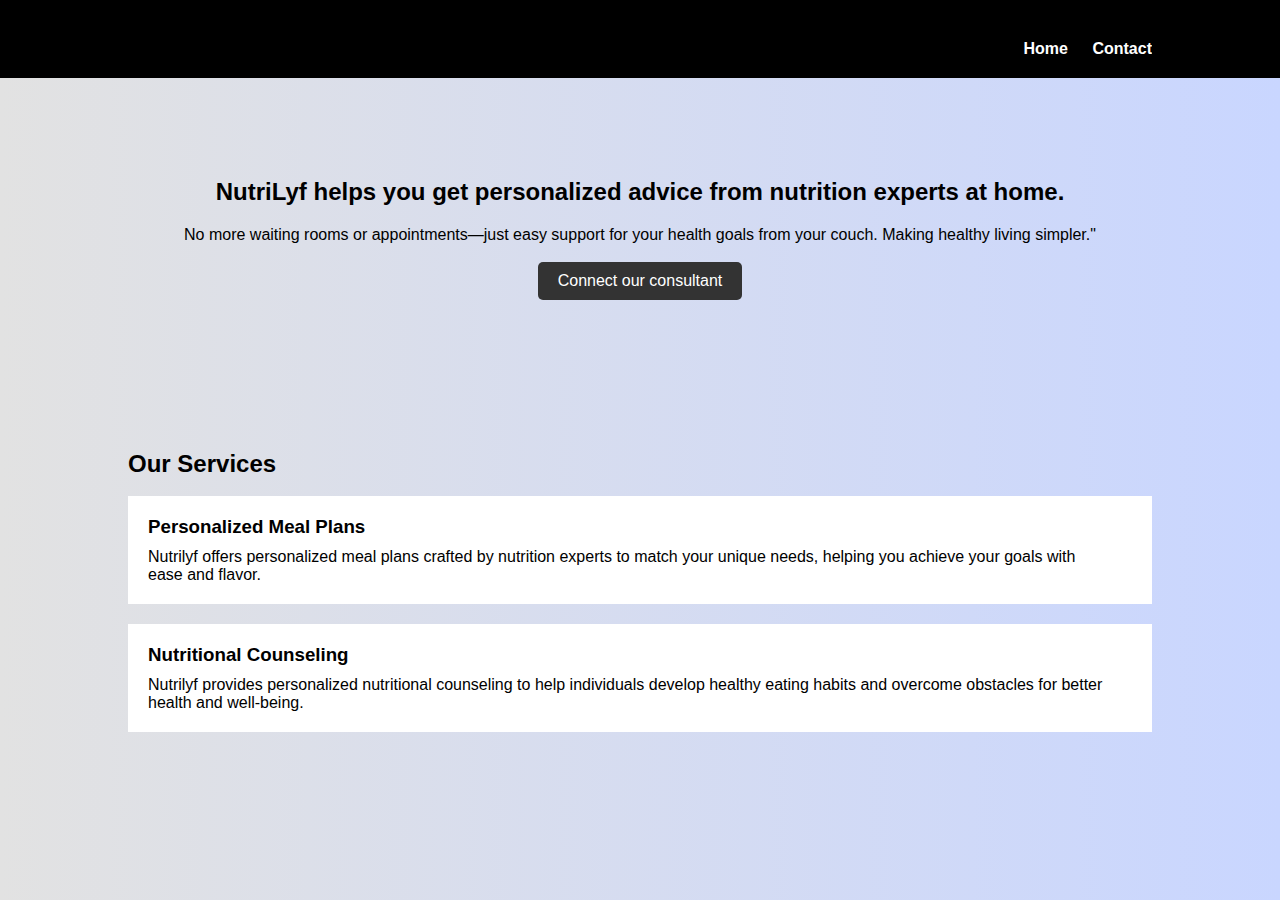
<file: DASHBOARD/call.html>
<!DOCTYPE html>
<html lang="en">
<head>
    <meta charset="UTF-8">
    <meta name="viewport" content="width=device-width, initial-scale=1.0">
    <title>NutriLyf</title>
    <link rel="stylesheet" href="call.css">
</head>
<body>
    <header>
        <div class="container">
            <h1>NutriLyf</h1>
            <nav>
                <ul>
                    <li><a href="/pu hackathon/DASHBOARD/DASHBOARD.HTML">Home</a></li>
                    <li><a href="#">Contact</a></li>
                </ul>
            </nav>
        </div>
    </header>
    <section class="hero">
        <div class="container">
            <h2>NutriLyf helps you get personalized advice from nutrition experts at home.</h2>
            <p>No more waiting rooms or appointments—just easy support for your health goals from your couch. Making healthy living simpler."</p><br>
            <a href="https://wa.link/81z6uu" class="btn">Connect our consultant</a>
        </div>
    </section>
    <section class="services">
        <div class="container">
            <h2>Our Services</h2><br>
            <div class="service">
                <h3>Personalized Meal Plans</h3>
                <p>Nutrilyf offers personalized meal plans crafted by nutrition experts to match your unique needs, helping you achieve your goals with ease and flavor.</p>
            </div>
            <div class="service">
                <h3>Nutritional Counseling</h3>
                <p>Nutrilyf provides personalized nutritional counseling to help individuals develop healthy eating habits and overcome obstacles for better health and well-being.</p>
            </div>
        </div>
    </section>
</body>
</html>
</file>
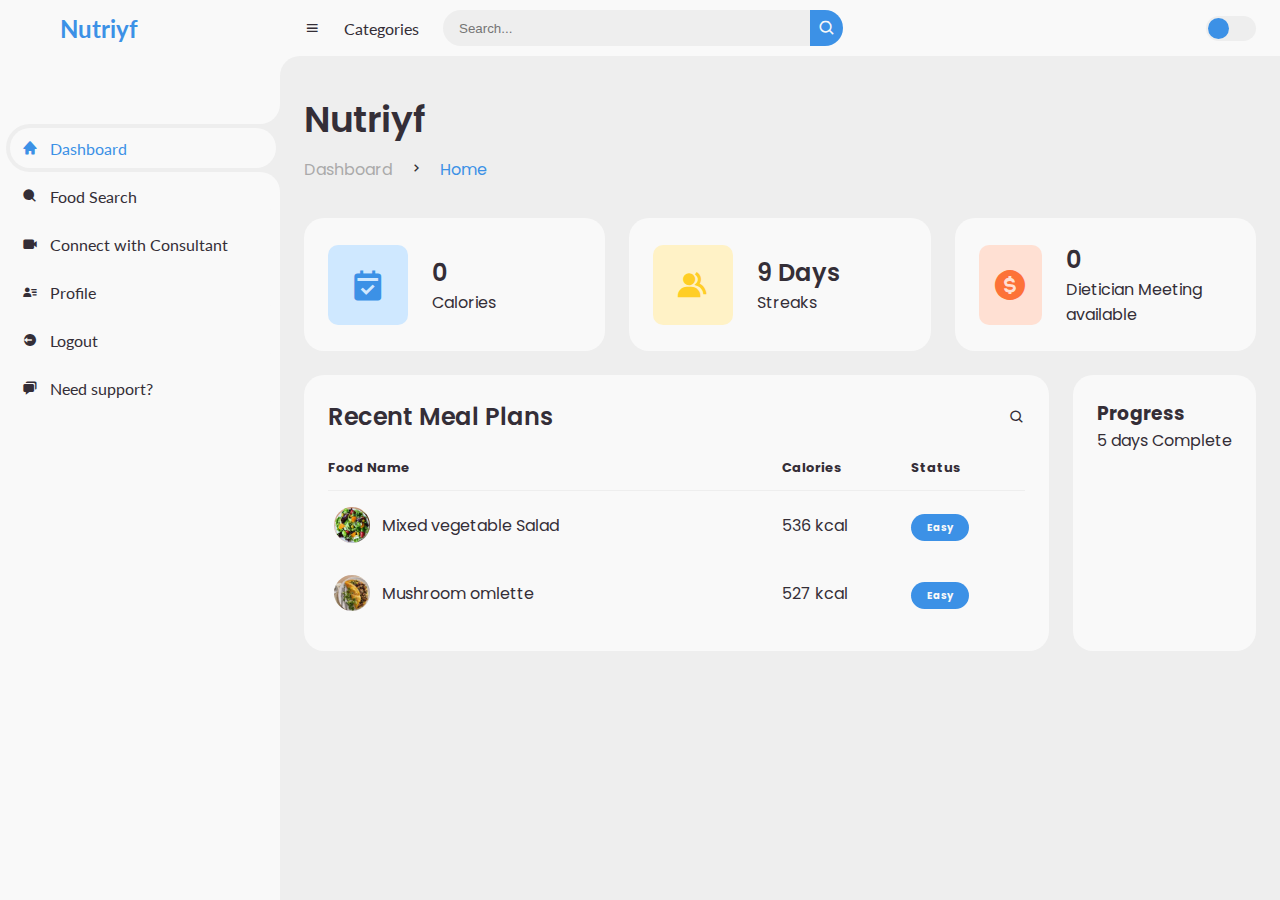
<file: DASHBOARD/DASHBOARD.HTML>
<!DOCTYPE html>
<html lang="en">
<head>
    <meta charset="UTF-8">
    <meta name="viewport" content="width=device-width, initial-scale=1.0">
    <link href='https://unpkg.com/boxicons@2.0.9/css/boxicons.min.css' rel='stylesheet'>
    <link rel="stylesheet" href="dashboard.css">
    <title>Nutriyf</title>
</head>
<body>
<section id="sidebar">
    <a href="#" class="brand">
        <i class='bx bxs-apple'></i>
        <span class="text">Nutriyf</span>
    </a>
    <ul class="side-menu top">
        <li class="active">
            <a href="#">
                <i class='bx bxs-home' ></i>
                <span class="text">Dashboard</span>
            </a>
        </li>
        <li>
            <a href="search-page.html">
                <i class='bx bxs-search' ></i>
                <span class="text">Food Search</span>
            </a>
        </li>
        <li>
            <a href="call.html">
                <i class='bx bxs-video' ></i>
                <span class="text">Connect with Consultant</span>
            </a>
        </li>
        <li>
            <a href="PROFILE.HTML">
                <i class='bx bxs-user-detail' ></i>
                <span class="text">Profile</span>
            </a>
        </li>
        <li>
            <a href="/pu-hackathon/home/index.html">
                <i class='bx bxs-log-out-circle' ></i>
                <span class="text">Logout</span>
            </a>
        </li>
        <li>
            <a href="#">
                <i class='bx bxs-chat' ></i>
                <span class="text">Need support?</span>
            </a>
        </li>
    </ul>

</section>
<section id="content">
    <nav>
        <i class='bx bx-menu' ></i>
        <a href="#" class="nav-link">Categories</a>
        <form action="#">
            <div class="form-input">
                <input type="search" placeholder="Search...">
                <button type="submit" class="search-btn"><i class='bx bx-search' ></i></button>
            </div>
        </form>
        <input type="checkbox" id="switch-mode" hidden>
        <label for="switch-mode" class="switch-mode"></label>
    </nav>
    <main>
        <div class="head-title">
            <div class="left">
                <h1>Nutriyf</h1>
                <ul class="breadcrumb">
                    <li>
                        <a href="#">Dashboard</a>
                    </li>
                    <li><i class='bx bx-chevron-right' ></i></li>
                    <li>
                        <a class="active" href="#">Home</a>
                    </li>
                </ul>
            </div>
        </div>
        <ul class="box-info">
            <li>
                <i class='bx bxs-calendar-check' ></i>
                <span class="text">
                    <h3>0</h3>
                    <p>Calories</p>
                </span>
            </li>
            <li>
                <i class='bx bxs-group' ></i>
                <span class="text">
                    <h3>9 Days</h3>
                    <p>Streaks</p>
                </span>
            </li>
            <li>
                <i class='bx bxs-dollar-circle' ></i>
                <span class="text">
                    <h3>0</h3>
                    <p>Dietician Meeting available</p>
                </span>
            </li>
        </ul>
        <div class="table-data">
            <div class="order">
                <div class="head">
                    <h3>Recent Meal Plans</h3>
                    <i class='bx bx-search' ></i>
                </div>
                <table>
                    <thead>
                        <tr>
                            <th>Food Name</th>
                            <th>Calories</th>
                            <th>Status</th>
                        </tr>
                    </thead>
                    <tbody>
                        <tr>
                            <td>
                                <img src="img/mixed-vegetable-salad.jpg">
                                <p>Mixed vegetable Salad</p>
                            </td>
                            <td>536 kcal</td>
                            <td><span class="status completed">Easy</span></td>
                        </tr>
                        <tr>
                            <td>
                                <img src="img/mushroom-omlette.jpg">
                                <p>Mushroom omlette</p>
                            </td>
                            <td>527 kcal</td>
                            <td><span class="status completed">Easy</span></td>
                        </tr>
                    </tbody>
                </table>
            </div>
            <div class="progress-bar">
                <h3>Progress</h3>
                <div class="bar">
                    <div class="progress" style="width: 70%;"></div>
                </div>
                <p>5 days Complete</p>
            </div>
        </div>
    </main>
</section>
<script src="dash.js"></script>
</body>
</html>
</file>
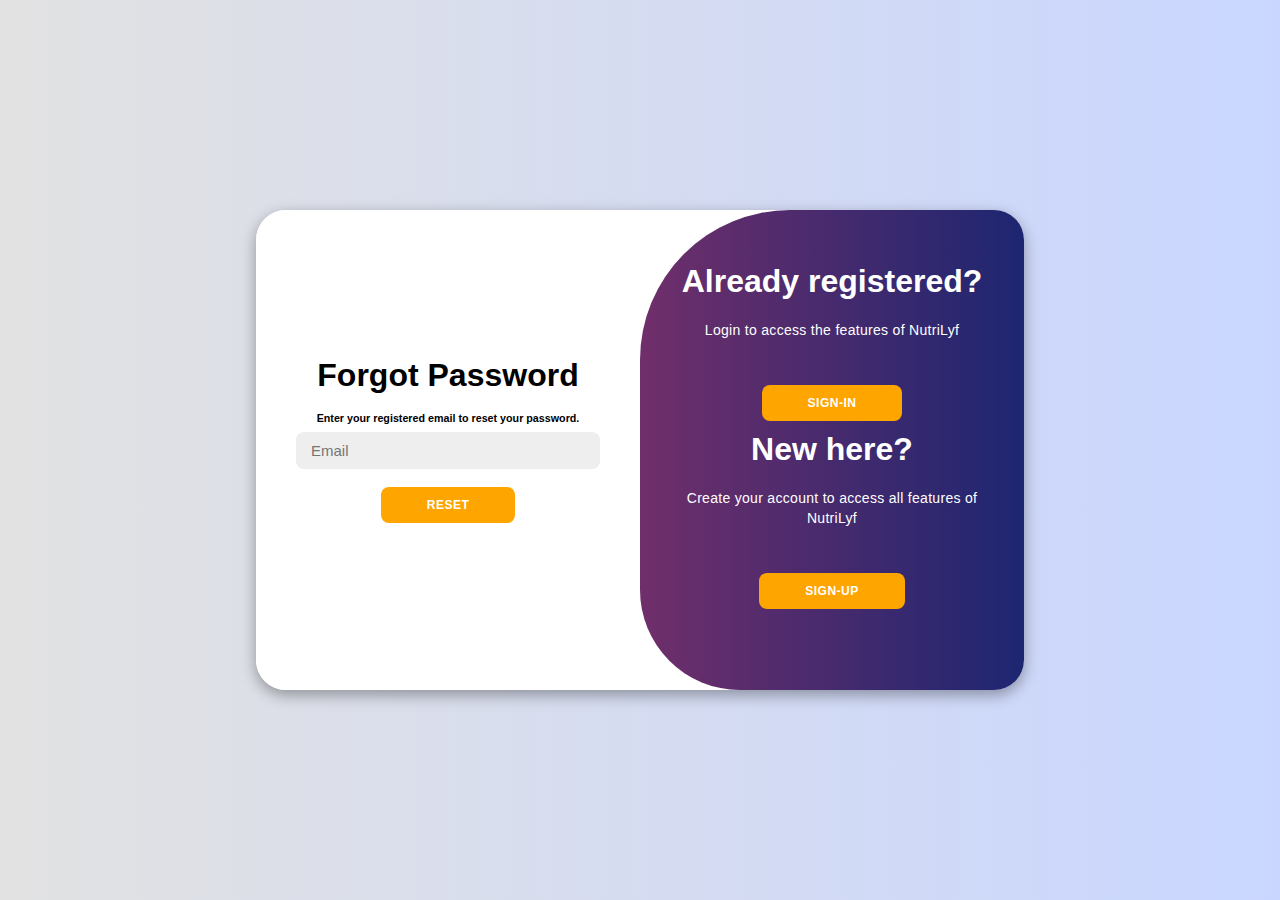
<file: DASHBOARD/forgot.html>
<!DOCTYPE html>
<html lang="en">
<head>
    <meta charset="UTF-8">
    <meta name="viewport" content="width=device-width, initial-scale=1.0">
    <link rel="stylesheet" href="login.css">    
    <title>Forget Password</title>
</head>
<body>
    <div class="container" id="container">
        <div class="form-container sign-up">
        </div>
        <div class="form-container sign-in">
            <form>
                <h1>Forgot Password</h1><br>
                <h6>Enter your registered email to reset your password.</h6>
                <input type="email" id="user_email" placeholder="Email">
                <button class="reset-button">Reset</button>
                <div class="results" id="results"></div>
            </form>
        </div>
        <div class="toggle-container">
            <div class="toggle">
                <div class="toggle-panel toggle-right">
                    <h1>Already registered?</h1>
                   <p>Login to access the features of NutriLyf</p>
                    <a href="login.html"><button>sign-in</button></a>
                    <h1>New here?</h1>
                    <p>Create your account to access all features of NutriLyf</p>
                    <a href="signup.html"><button>sign-up</button></a> <br>
                </div>
            </div>
        </div>
    </div>
    <script src="forgot.js"></script>
</body>
</html>
</file>
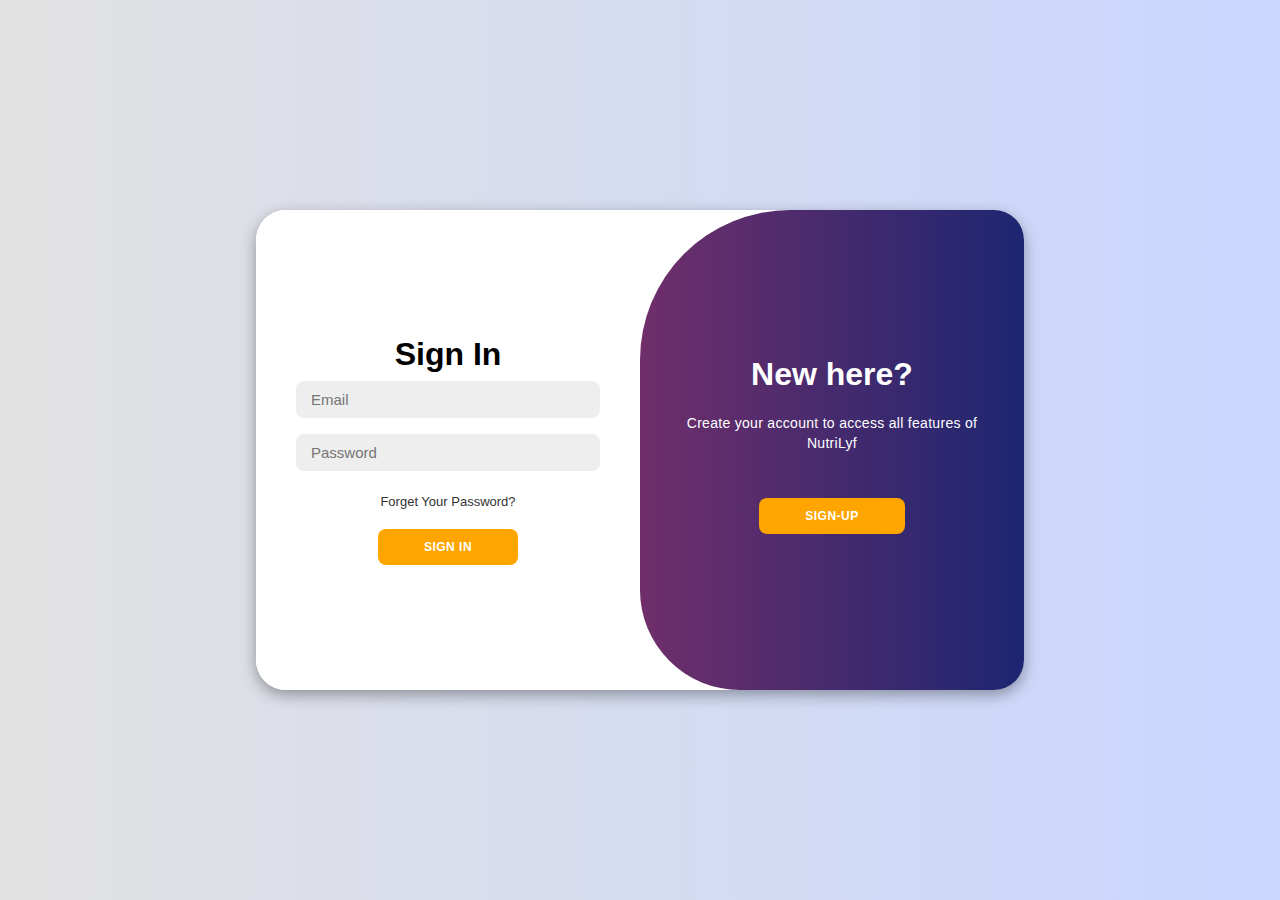
<file: DASHBOARD/login.html>
<!DOCTYPE html>
<html lang="en">
<head>
    <meta charset="UTF-8">
    <meta name="viewport" content="width=device-width, initial-scale=1.0">
    <link rel="stylesheet" href="login.css">    
    <title>Nutrilyf</title>
</head>
<body>
    <div class="container" id="container">
        <div class="form-container sign-up">
        </div>
        <div class="form-container sign-in">
            <form id="loginForm">
                <h1>Sign In</h1>
                <input type="email" id="email" placeholder="Email">
                <input type="password" id="password" placeholder="Password">
                <a href="forgot.html">Forget Your Password?</a>
                <button type="submit">Sign In</button>
            </form>
        </div>
        <div class="toggle-container">
            <div class="toggle">
                <div class="toggle-panel toggle-right">
                    <h1>New here?</h1>
                    <p>Create your account to access all features of NutriLyf</p>
                    <a href="signup.html"><button>sign-up</button></a>
                </div>
            </div>
        </div>
    </div>

    <script>
        document.getElementById('loginForm').addEventListener('submit', function(event) {
            event.preventDefault();
            var email = document.getElementById('email').value;
            var password = document.getElementById('password').value;
            
            var userData = [
                { email: 'anmol@gmail.com', password: 'anmol' },
                { email: 'archana@gmail.com', password: 'archana' },
                { email: 'harsh@gmail.com', password: 'harsh' },
                { email: 'mrunali@gmail.com', password: 'mrunali' },

                // Add more user data here as needed
            ];
    
            var validUser = userData.find(function(user) {
                return user.email === email && user.password === password;
            });
    
            if (validUser) {
                window.location.href = 'dashboard.html';
            } else {
                alert('Invalid email or password');
            }
        });
    </script>
    
</body>
</html>
</file>
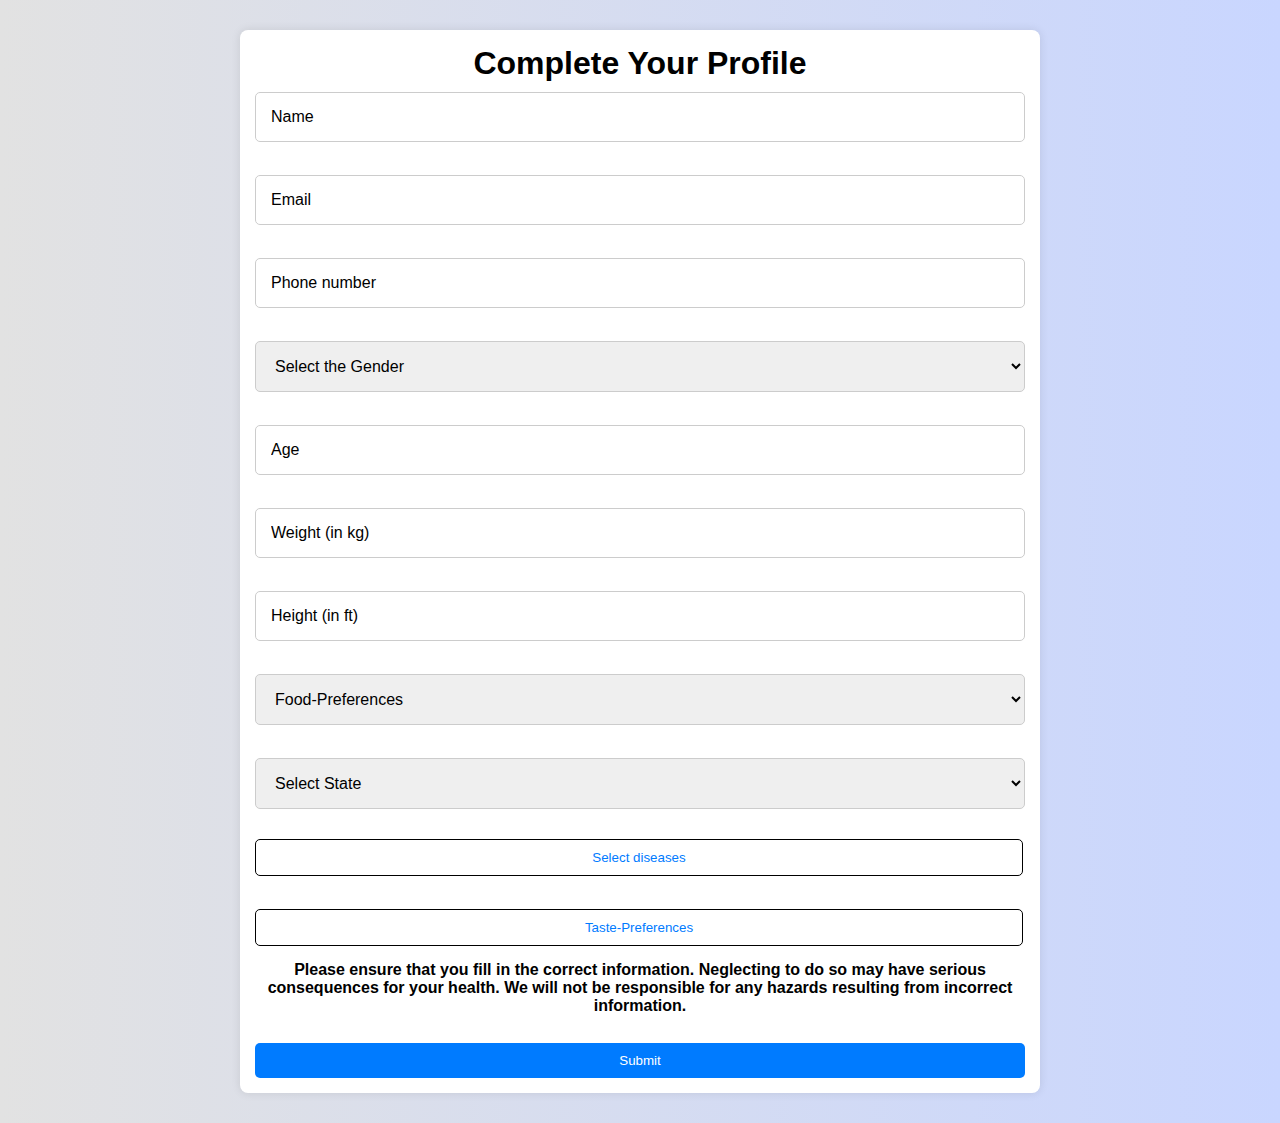
<file: DASHBOARD/PROFILE.HTML>
<!DOCTYPE html>
<html lang="en">
<head>
    <meta charset="UTF-8">
    <meta name="viewport" content="width=device-width, initial-scale=1.0">
    <title>Profile Completion</title>
    <link rel="stylesheet" href="profile.css">
</head>
<body>
    <div class="outer-container">
        <div class="container">
            <h1>Complete Your Profile</h1>
            <form method="post">
                <input type="text" id="name" name="name" placeholder="Name" required><br><br>
                <input type="email" id="email" name="email" placeholder="Email" required><br><br>
                <input type="tel" id="number" name="number" placeholder="Phone number" required><br><br>
                <select id="Gender" name="Gender" required>
                    <option value="" disabled selected>Select the Gender</option>
                    <option value="Male">Male</option>
                    <option value="Female">Female</option>
                    <option value="Prefer not to say">Prefer not to say</option>
                </select><br><br>
                <input type="number" id="Age" placeholder="Age"> <br><br>
                <input type="number" id="weight" name="weight" placeholder="Weight (in kg)" required><br><br>
                <input type="number" id="height" name="height" placeholder="Height (in ft)" required><br><br>
                <select id="Food-Preferences" name="Food-Preferences" required>
                    <option value="" disabled selected>Food-Preferences</option>
                    <option value="Vegetarian">Vegetarian</option>
                    <option value="Non-Vegetarian">Non-Vegetarian</option>
                    <option value="Vegan">Vegan</option>
                </select><br><br>
                <div class="dropdown">
                    <select id="stateDropdown">
                        <option value="" disabled selected>Select State</option>
                        <option value="Andhra Pradesh">Andhra Pradesh</option>
                        <option value="Arunachal Pradesh">Arunachal Pradesh</option>
                        <option value="Assam">Assam</option>
                        <option value="Bihar">Bihar</option>
                        <option value="Chhattisgarh">Chhattisgarh</option>
                        <option value="Goa">Goa</option>
                        <option value="Gujarat">Gujarat</option>
                        <option value="Haryana">Haryana</option>
                        <option value="Himachal Pradesh">Himachal Pradesh</option>
                        <option value="Jharkhand">Jharkhand</option>
                        <option value="Karnataka">Karnataka</option>
                        <option value="Kerala">Kerala</option>
                        <option value="Madhya Pradesh">Madhya Pradesh</option>
                        <option value="Maharashtra">Maharashtra</option>
                        <option value="Manipur">Manipur</option>
                        <option value="Meghalaya">Meghalaya</option>
                        <option value="Mizoram">Mizoram</option>
                        <option value="Nagaland">Nagaland</option>
                        <option value="Odisha">Odisha</option>
                        <option value="Punjab">Punjab</option>
                        <option value="Rajasthan">Rajasthan</option>
                        <option value="Sikkim">Sikkim</option>
                        <option value="Tamil Nadu">Tamil Nadu</option>
                        <option value="Telangana">Telangana</option>
                        <option value="Tripura">Tripura</option>
                        <option value="Uttar Pradesh">Uttar Pradesh</option>
                        <option value="Uttarakhand">Uttarakhand</option>
                        <option value="West Bengal">West Bengal</option>
                        <option value="Andaman and Nicobar Islands">Andaman and Nicobar Islands</option>
                        <option value="Chandigarh">Chandigarh</option>
                        <option value="Dadra and Nagar Haveli and Daman and Diu">Dadra and Nagar Haveli and Daman and Diu</option>
                        <option value="Delhi">Delhi</option>
                        <option value="Lakshadweep">Lakshadweep</option>
                        <option value="Puducherry">Puducherry</option>
                    </select>
                </div>
                <div class="dropdown">
                    <button class="dropbtn">Select diseases</button>
                    <div class="dropdown-content" id="diseases1">
                        <label><input type="checkbox" name="diseases1[]" value="diabetes"> Diabetes</label>
                        <label><input type="checkbox" name="diseases1[]" value="hypertension"> Hypertension</label>
                        <label><input type="checkbox" name="diseases1[]" value="asthma"> Asthma</label>
                        <label><input type="checkbox" name="diseases1[]" value="arthritis"> Arthritis</label>
                        <label><input type="checkbox" name="diseases1[]" value="heart-disease"> Heart Disease</label>
                    </div>
                </div><br>
                <div class="dropdown">
                    <button class="dropbtn">Taste-Preferences</button>
                    <div class="dropdown-content" id="taste-Preferences2">
                        <label><input type="checkbox" name="Spicy[]" value="Spicy"> Spicy</label>
                        <label><input type="checkbox" name="Sweet[]" value="Sweet"> Sweet</label>
                        <label><input type="checkbox" name="Tangy[]" value="Tangy"> Tangy</label>
                        <label><input type="checkbox" name="Neutral[]" value="Neutral"> Neutral</label>
                    </div>
                </div>
                <h4>Please ensure that you fill in the correct information. Neglecting to do so may have serious consequences for your health. We will not be responsible for any hazards resulting from incorrect information.</h4><br>
                <button type="submit">Submit</button>
            </form>
        </div>
    </div>
</body>
</html>
</file>
<file: DASHBOARD/dashboard.css>
@import url('https://fonts.googleapis.com/css2?family=Lato:wght@400;700&family=Poppins:wght@400;500;600;700&display=swap');

* {
	margin: 0;
	padding: 0;
	box-sizing: border-box;
}

a {
	text-decoration: none;
}

li {
	list-style: none;
}

:root {
	--poppins: 'Poppins', sans-serif;
	--lato: 'Lato', sans-serif;

	--light: #F9F9F9;
	--blue: #3C91E6;
	--light-blue: #CFE8FF;
	--grey: #eee;
	--dark-grey: #AAAAAA;
	--dark: #342E37;
	--red: #DB504A;
	--yellow: #FFCE26;
	--light-yellow: #FFF2C6;
	--orange: #FD7238;
	--light-orange: #FFE0D3;
}

html {
	overflow-x: hidden;
}

body.dark {
	--light: #0C0C1E;
	--grey: #060714;
	--dark: #FBFBFB;
}

body {
	background: var(--grey);
	overflow-x: hidden;
}

#sidebar {
	position: fixed;
	top: 0;
	left: 0;
	width: 280px;
	height: 100%;
	background: var(--light);
	z-index: 2000;
	font-family: var(--lato);
	transition: .3s ease;
	overflow-x: hidden;
	scrollbar-width: none;
}

#sidebar::--webkit-scrollbar {
	display: none;
}

#sidebar.hide {
	width: 60px;
}

#sidebar .brand {
	font-size: 24px;
	font-weight: 700;
	height: 56px;
	display: flex;
	align-items: center;
	color: var(--blue);
	position: sticky;
	top: 0;
	left: 0;
	background: var(--light);
	z-index: 500;
	padding-bottom: 20px;
	box-sizing: content-box;
}

#sidebar .brand .bx {
	min-width: 60px;
	display: flex;
	justify-content: center;
}

#sidebar .side-menu {
	width: 100%;
	margin-top: 48px;
}

#sidebar .side-menu li {
	height: 48px;
	background: transparent;
	margin-left: 6px;
	border-radius: 48px 0 0 48px;
	padding: 4px;
}

#sidebar .side-menu li.active {
	background: var(--grey);
	position: relative;
}

#sidebar .side-menu li.active::before {
	content: '';
	position: absolute;
	width: 40px;
	height: 40px;
	border-radius: 50%;
	top: -40px;
	right: 0;
	box-shadow: 20px 20px 0 var(--grey);
	z-index: -1;
}

#sidebar .side-menu li.active::after {
	content: '';
	position: absolute;
	width: 40px;
	height: 40px;
	border-radius: 50%;
	bottom: -40px;
	right: 0;
	box-shadow: 20px -20px 0 var(--grey);
	z-index: -1;
}

#sidebar .side-menu li a {
	width: 100%;
	height: 100%;
	background: var(--light);
	display: flex;
	align-items: center;
	border-radius: 48px;
	font-size: 16px;
	color: var(--dark);
	white-space: nowrap;
	overflow-x: hidden;
}

#sidebar .side-menu.top li.active a {
	color: var(--blue);
}

#sidebar.hide .side-menu li a {
	width: calc(48px - (4px * 2));
	transition: width .3s ease;
}

#sidebar .side-menu.top li a:hover {
	color: var(--blue);
}

#sidebar .side-menu li a .bx {
	min-width: calc(60px  - ((4px + 6px) * 2));
	display: flex;
	justify-content: center;
}

#content {
	position: relative;
	width: calc(100% - 280px);
	left: 280px;
	transition: .3s ease;
}
#sidebar.hide ~ #content {
	width: calc(100% - 60px);
	left: 60px;
}

#content nav {
	height: 56px;
	background: var(--light);
	padding: 0 24px;
	display: flex;
	align-items: center;
	grid-gap: 24px;
	font-family: var(--lato);
	position: sticky;
	top: 0;
	left: 0;
	z-index: 1000;
}

#content nav::before {
	content: '';
	position: absolute;
	width: 40px;
	height: 40px;
	bottom: -40px;
	left: 0;
	border-radius: 50%;
	box-shadow: -20px -20px 0 var(--light);
}

#content nav a {
	color: var(--dark);
}

#content nav .bx.bx-menu {
	cursor: pointer;
	color: var(--dark);
}

#content nav .nav-link {
	font-size: 16px;
	transition: .3s ease;
}

#content nav .nav-link:hover {
	color: var(--blue);
}

#content nav form {
	max-width: 400px;
	width: 100%;
	margin-right: auto;
}

#content nav form .form-input {
	display: flex;
	align-items: center;
	height: 36px;
}

#content nav form .form-input input {
	flex-grow: 1;
	padding: 0 16px;
	height: 100%;
	border: none;
	background: var(--grey);
	border-radius: 36px 0 0 36px;
	outline: none;
	width: 100%;
	color: var(--dark);
}

#content nav form .form-input button {
	width: 36px;
	height: 100%;
	display: flex;
	justify-content: center;
	align-items: center;
	background: var(--blue);
	color: var(--light);
	font-size: 18px;
	border: none;
	outline: none;
	border-radius: 0 36px 36px 0;
	cursor: pointer;
}

#content nav .notification {
	font-size: 20px;
	position: relative;
}

#content nav .notification .num {
	position: absolute;
	top: -6px;
	right: -6px;
	width: 20px;
	height: 20px;
	border-radius: 50%;
	border: 2px solid var(--light);
	background: var(--red);
	color: var(--light);
	font-weight: 700;
	font-size: 12px;
	display: flex;
	justify-content: center;
	align-items: center;
}

#content nav .profile img {
	width: 36px;
	height: 36px;
	object-fit: cover;
	border-radius: 50%;
}

#content nav .switch-mode {
	display: block;
	min-width: 50px;
	height: 25px;
	border-radius: 25px;
	background: var(--grey);
	cursor: pointer;
	position: relative;

}
#content nav .switch-mode::before {
	content: '';
	position: absolute;
	top: 2px;
	left: 2px;
	bottom: 2px;
	width: calc(25px - 4px);
	background: var(--blue);
	border-radius: 50%;
	transition: all .3s ease;
}

#content nav #switch-mode:checked + .switch-mode::before {
	left: calc(100% - (25px - 4px) - 2px);
}

#content main {
	width: 100%;
	padding: 36px 24px;
	font-family: var(--poppins);
	max-height: calc(100vh - 56px);
	overflow-y: auto;
}

#content main .head-title {
	display: flex;
	align-items: center;
	justify-content: space-between;
	grid-gap: 16px;
	flex-wrap: wrap;
}

#content main .head-title .left h1 {
	font-size: 36px;
	font-weight: 600;
	margin-bottom: 10px;
	color: var(--dark);
}

#content main .head-title .left .breadcrumb {
	display: flex;
	align-items: center;
	grid-gap: 16px;
}

#content main .head-title .left .breadcrumb li {
	color: var(--dark);
}

#content main .head-title .left .breadcrumb li a {
	color: var(--dark-grey);
	pointer-events: none;
}

#content main .head-title .left .breadcrumb li a.active {
	color: var(--blue);
	pointer-events: unset;
}

#content main .head-title .btn-download {
	height: 36px;
	padding: 0 16px;
	border-radius: 36px;
	background: var(--blue);
	color: var(--light);
	display: flex;
	justify-content: center;
	align-items: center;
	grid-gap: 10px;
	font-weight: 500;
}

#content main .box-info {
	display: grid;
	grid-template-columns: repeat(auto-fit, minmax(240px, 1fr));
	grid-gap: 24px;
	margin-top: 36px;
}

#content main .box-info li {
	padding: 24px;
	background: var(--light);
	border-radius: 20px;
	display: flex;
	align-items: center;
	grid-gap: 24px;
}

#content main .box-info li .bx {
	width: 80px;
	height: 80px;
	border-radius: 10px;
	font-size: 36px;
	display: flex;
	justify-content: center;
	align-items: center;
}

#content main .box-info li:nth-child(1) .bx {
	background: var(--light-blue);
	color: var(--blue);
}

#content main .box-info li:nth-child(2) .bx {
	background: var(--light-yellow);
	color: var(--yellow);
}

#content main .box-info li:nth-child(3) .bx {
	background: var(--light-orange);
	color: var(--orange);
}

#content main .box-info li .text h3 {
	font-size: 24px;
	font-weight: 600;
	color: var(--dark);
}

#content main .box-info li .text p {
	color: var(--dark);	
}

#content main .table-data {
	display: flex;
	flex-wrap: wrap;
	grid-gap: 24px;
	margin-top: 24px;
	width: 100%;
	color: var(--dark);
}

#content main .table-data > div {
	border-radius: 20px;
	background: var(--light);
	padding: 24px;
	overflow-x: auto;
}

#content main .table-data .head {
	display: flex;
	align-items: center;
	grid-gap: 16px;
	margin-bottom: 24px;
}

#content main .table-data .head h3 {
	margin-right: auto;
	font-size: 24px;
	font-weight: 600;
}

#content main .table-data .head .bx {
	cursor: pointer;
}

#content main .table-data .order {
	flex-grow: 1;
	flex-basis: 500px;
}
#content main .table-data .order table {
	width: 100%;
	border-collapse: collapse;
}
#content main .table-data .order table th {
	padding-bottom: 12px;
	font-size: 13px;
	text-align: left;
	border-bottom: 1px solid var(--grey);
}
#content main .table-data .order table td {
	padding: 16px 0;
}
#content main .table-data .order table tr td:first-child {
	display: flex;
	align-items: center;
	grid-gap: 12px;
	padding-left: 6px;
}
#content main .table-data .order table td img {
	width: 36px;
	height: 36px;
	border-radius: 50%;
	object-fit: cover;
}
#content main .table-data .order table tbody tr:hover {
	background: var(--grey);
}
#content main .table-data .order table tr td .status {
	font-size: 10px;
	padding: 6px 16px;
	color: var(--light);
	border-radius: 20px;
	font-weight: 700;
}
#content main .table-data .order table tr td .status.completed {
	background: var(--blue);
}
#content main .table-data .order table tr td .status.process {
	background: var(--yellow);
}
#content main .table-data .order table tr td .status.pending {
	background: var(--orange);
}


#content main .table-data .todo {
	flex-grow: 1;
	flex-basis: 300px;
}
#content main .table-data .todo .todo-list {
	width: 100%;
}
#content main .table-data .todo .todo-list li {
	width: 100%;
	margin-bottom: 16px;
	background: var(--grey);
	border-radius: 10px;
	padding: 14px 20px;
	display: flex;
	justify-content: space-between;
	align-items: center;
}
#content main .table-data .todo .todo-list li .bx {
	cursor: pointer;
}
#content main .table-data .todo .todo-list li.completed {
	border-left: 10px solid var(--blue);
}
#content main .table-data .todo .todo-list li.not-completed {
	border-left: 10px solid var(--orange);
}
#content main .table-data .todo .todo-list li:last-child {
	margin-bottom: 0;
}
/* MAIN */
/* CONTENT */









@media screen and (max-width: 768px) {
	#sidebar {
		width: 200px;
	}

	#content {
		width: calc(100% - 60px);
		left: 200px;
	}

	#content nav .nav-link {
		display: none;
	}
}






@media screen and (max-width: 576px) {
	#content nav form .form-input input {
		display: none;
	}

	#content nav form .form-input button {
		width: auto;
		height: auto;
		background: transparent;
		border-radius: none;
		color: var(--dark);
	}

	#content nav form.show .form-input input {
		display: block;
		width: 100%;
	}
	#content nav form.show .form-input button {
		width: 36px;
		height: 100%;
		border-radius: 0 36px 36px 0;
		color: var(--light);
		background: var(--red);
	}

	#content nav form.show ~ .notification,
	#content nav form.show ~ .profile {
		display: none;
	}

	#content main .box-info {
		grid-template-columns: 1fr;
	}

	#content main .table-data .head {
		min-width: 420px;
	}
	#content main .table-data .order table {
		min-width: 420px;
	}
	#content main .table-data .todo .todo-list {
		min-width: 420px;
	}
}
</file>
<file: DASHBOARD/login.css>
*{
    margin: 0;
    padding: 0;
    box-sizing: border-box;
    font-family: 'Montserrat', sans-serif;
}
body{
    background-color: #c9d6ff;
    background: linear-gradient(to right, #e2e2e2, #c9d6ff);
    display: flex;
    align-items: center;
    justify-content: center;
    flex-direction: column;
    height: 100vh;
}
.container{
    background-color: #fff;
    border-radius: 30px;
    box-shadow: 0 5px 15px rgba(0, 0, 0, 0.35);
    position: relative;
    overflow: hidden;
    width: 768px;
    max-width: 100%;
    min-height: 480px;
}
.container p{
    font-size: 14px;
    line-height: 20px;
    letter-spacing: 0.3px;
    margin: 20px 0;
}
.container a{
    color: #333;
    font-size: 13px;
    text-decoration: none;
    margin: 15px 0 10px;
}
.container button{
    background-color: orange;
    color: #fff;
    font-size: 12px;
    padding: 10px 45px;
    border: 1px solid transparent;
    border-radius: 8px;
    font-weight: 600;
    letter-spacing: 0.5px;
    text-transform: uppercase;
    margin-top: 10px;
    cursor: pointer;
}
.container button:hover{
    background-color: #00a1ff;
}
.container form{
    background-color: #fff;
    display: flex;
    align-items: center;
    justify-content: center;
    flex-direction: column;
    padding: 0 40px;
    height: 100%;
}
.container input{
    background-color: #eee;
    border: none;
    margin: 8px 0;
    padding: 10px 15px;
    font-size: 15px;
    border-radius: 8px;
    width: 100%;
    outline: none;
}
.form-container{
    position: absolute;
    top: 0;
    height: 100%;
    transition: all 0.6s ease-in-out;
}
.sign-in{
    left: 0;
    width: 50%;
    z-index: 2;
}
.container.active .sign-in{
    transform: translateX(100%);
}
.toggle-container{
    position: absolute;
    top: 0;
    left: 50%;
    width: 50%;
    height: 100%;
    overflow: hidden;
    transition: all 0.6s ease-in-out;
    border-radius: 150px 0 0 100px;
    z-index: 1000;
}
.container.active .toggle-container{
    transform: translateX(-100%);
    border-radius: 0 150px 100px 0;
}
.toggle{
    background-color: linear-gradient(to left, #00a1ff, #00ff8f);
    height: 100%;
    background: linear-gradient(to right, #C33764  , #1D2671);
    color: #fff;
    position: relative;
    left: -100%;
    height: 100%;
    width: 200%;
    transform: translateX(0);
    transition: all 0.6s ease-in-out;
}
.container.active .toggle{
    transform: translateX(50%);
}
.toggle-panel{
    position: absolute;
    width: 50%;
    height: 100%;
    display: flex;
    align-items: center;
    justify-content: center;
    flex-direction: column;
    padding: 0 30px;
    text-align: center;
    top: 0;
    transform: translateX(0);
    transition: all 0.6s ease-in-out;
}
.toggle-right{
    right: 0;
    transform: translateX(0);
}
.results {
    margin-top: 20px;
    align-items: center;
}
</file>
<file: DASHBOARD/profile.css>
* {
    margin: 0;
    padding: 0;
    box-sizing: border-box;
}

body {
    background-color: #c9d6ff;
    background: linear-gradient(to right, #e2e2e2, #c9d6ff);
    display: flex;
    align-items: center;
    justify-content: center;
    min-height: 100vh;
}

.outer-container {
    width: 100%;
    max-width: 800px; /* optional: adjust as needed */
    padding: 15px;
    margin: 30px auto;
    border-radius: 8px;
    background-color: #fff;
    box-shadow: 0 0 10px rgba(0, 0, 0, 0.1);
    overflow-y: auto; /* enable vertical scrollbar if needed */
}

.container {
    padding: 0; /* optional: remove padding if not needed */
}

.container h1 {
    font-family: Arial, Helvetica, sans-serif;
    margin-bottom: 10px;
    text-align: center;
}

.container h4 {
    font-family: Arial, Helvetica, sans-serif;
    margin-bottom: 10px;
    text-align: center;
}

input::placeholder {
    color: black;
    font-style: bold;
}

.container input[type="email"],
.container input[type="text"],
.container input[type="tel"],
.container input[type="number"],
.container select {
    width: 100%;
    padding: 15px;
    margin-bottom: 15px;
    border: 1px solid #ccc;
    border-radius: 5px;
    box-sizing: border-box;
    font-size: 16px;
}

.container button {
    width: 100%;
    background-color: #007bff;
    color: #fff;
    padding: 10px;
    border: none;
    border-radius: 5px;
    cursor: pointer;
}

.container button:hover {
    background-color: #0056b3;
}

label {
    font-family: Arial, Helvetica, sans-serif;
    font-size: 20px;
}

.dropdown {
    width: 100%;
    margin-bottom: 15px;
}

.dropdown button {
    width: calc(100% - 2px); /* Subtracting border width */
    background-color: #fff;
    color: #007bff;
    padding: 10px;
    border: none;
    border-radius: 5px;
    cursor: pointer;
    border: 1px solid black; /* Add black border */
}

.dropdown button:hover {
    background-color: #f2f2f2;
}

.dropdown-content {
    display: none;
    position: absolute;
    background-color: #fff;
    min-width: 200px;
    box-shadow: 0px 8px 16px 0px rgba(0, 0, 0, 0.2);
    padding: 10px;
    z-index: 1;
    overflow-y: auto;
    max-height: 150px;
}

.dropdown-content label {
    display: block;
    margin-bottom: 8px;
    font-family: Arial, Helvetica, sans-serif;
}

.dropdown-content input[type="checkbox"] {
    margin-right: 8px;
}

.dropdown:hover .dropdown-content {
    display: block;
}

.diseases,
.taste-preferences {
    left: 0;
}
</file>
<file: DASHBOARD/call.css>
/* Reset CSS */
* {
    margin: 0;
    padding: 0;
    box-sizing: border-box;
}

/* Global Styles */
body {
    font-family: Arial, sans-serif;
    background: linear-gradient(to right, #e2e2e2, #c9d6ff);
}

.container {
    width: 80%;
    margin: 0 auto;
    overflow: hidden;
}

header {
    background: black;
    color: black;
    padding: 20px 0;
}

header h1 {
    float: left;
}

nav ul {
    float: right;
    margin-top: 20px;
}

nav ul li {
    display: inline;
    margin-left: 20px;
}

nav ul li a {
    font-weight: bold;
    color: white;
    text-decoration: none;
}

.hero {
    background: linear-gradient(to right, #e2e2e2, #c9d6ff);
    color: bl;
    padding: 100px 0;
    text-align: center;
}

.hero h2 {
    margin-bottom: 20px;
}

.btn {
    display: inline-block;
    background: #333;
    color: #fff;
    padding: 10px 20px;
    text-decoration: none;
    border-radius: 5px;
}

.btn:hover {
    background: #555;
}

.services {
    padding: 50px 0;
}

.service {
    background: #fff;
    padding: 20px;
    margin-bottom: 20px;
}

.service h3 {
    margin-bottom: 10px;
}

footer {
    background: #333;
    color: #fff;
    padding: 20px 0;
    text-align: center;
}

footer p {
    margin: 0;
}
</file>
